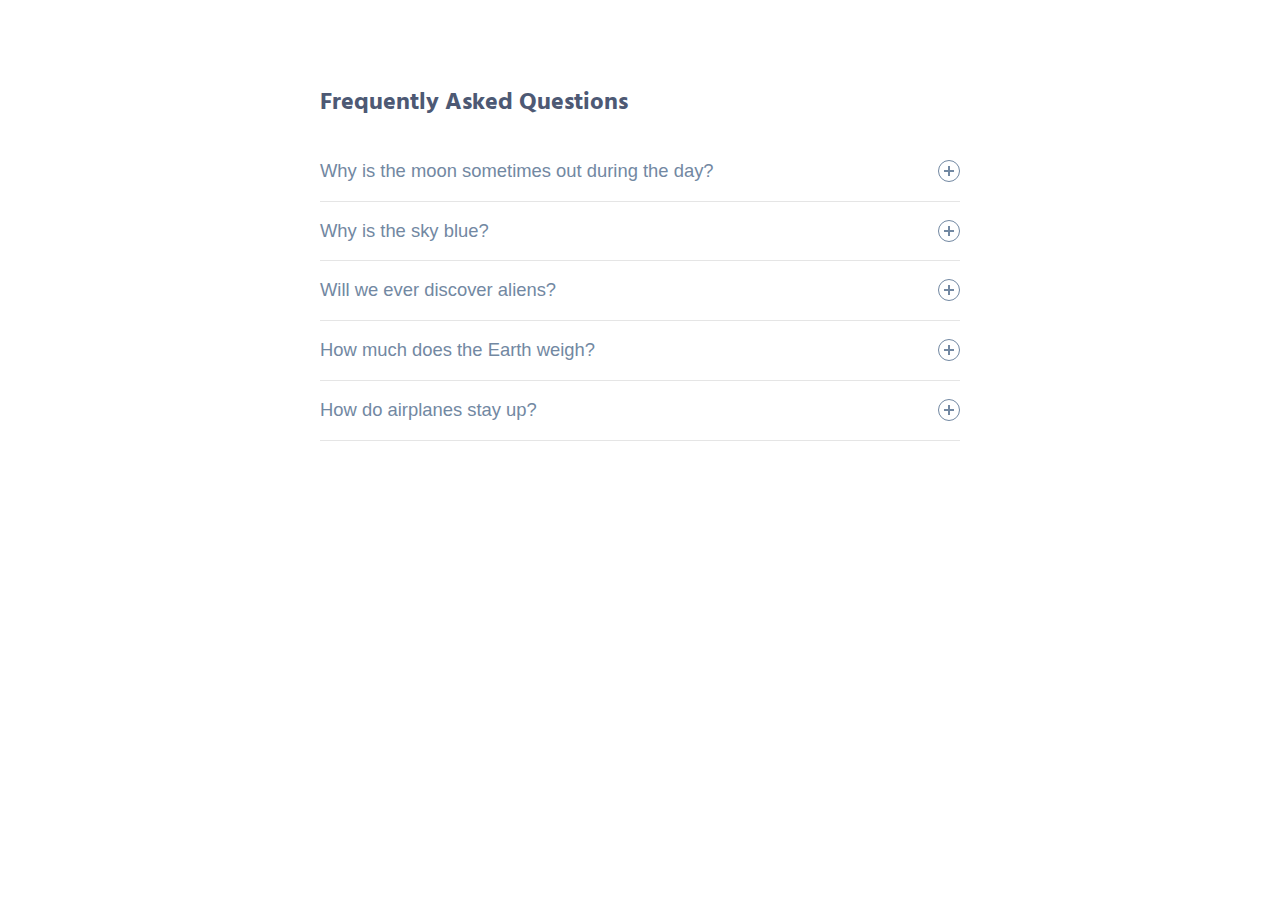
<file: ridma/FAQ.html>
<!DOCTYPE html>
<html lang="en">
  <head>
    <meta charset="UTF-8" />
    <meta http-equiv="X-UA-Compatible" content="IE=edge" />
    <meta name="viewport" content="width=device-width, initial-scale=1.0" />
    <title>FAQ</title>
    <link rel="stylesheet" href="css/FAQstyle.css" />
  </head>
  <body>
    <div class="container">
      <h2>Frequently Asked Questions</h2>
      <div class="accordion">
        <div class="accordion-item">
          <button id="accordion-button-1" aria-expanded="false">
            <span class="accordion-title">Why is the moon sometimes out during the day?</span>
            <span class="icon" aria-hidden="true"></span>
          </button>
          <div class="accordion-content">
            <p>
              Lorem ipsum dolor sit amet, consectetur adipiscing elit, sed do eiusmod tempor
              incididunt ut labore et dolore magna aliqua. Elementum sagittis vitae et leo duis ut.
              Ut tortor pretium viverra suspendisse potenti.
            </p>
          </div>
        </div>
        <div class="accordion-item">
          <button id="accordion-button-2" aria-expanded="false">
            <span class="accordion-title">Why is the sky blue?</span>
            <span class="icon" aria-hidden="true"></span>
          </button>
          <div class="accordion-content">
            <p>
              Lorem ipsum dolor sit amet, consectetur adipiscing elit, sed do eiusmod tempor
              incididunt ut labore et dolore magna aliqua. Elementum sagittis vitae et leo duis ut.
              Ut tortor pretium viverra suspendisse potenti.
            </p>
          </div>
        </div>
        <div class="accordion-item">
          <button id="accordion-button-3" aria-expanded="false">
            <span class="accordion-title">Will we ever discover aliens?</span>
            <span class="icon" aria-hidden="true"></span>
          </button>
          <div class="accordion-content">
            <p>
              Lorem ipsum dolor sit amet, consectetur adipiscing elit, sed do eiusmod tempor
              incididunt ut labore et dolore magna aliqua. Elementum sagittis vitae et leo duis ut.
              Ut tortor pretium viverra suspendisse potenti.
            </p>
          </div>
        </div>
        <div class="accordion-item">
          <button id="accordion-button-4" aria-expanded="false">
            <span class="accordion-title">How much does the Earth weigh?</span>
            <span class="icon" aria-hidden="true"></span>
          </button>
          <div class="accordion-content">
            <p>
              Lorem ipsum dolor sit amet, consectetur adipiscing elit, sed do eiusmod tempor
              incididunt ut labore et dolore magna aliqua. Elementum sagittis vitae et leo duis ut.
              Ut tortor pretium viverra suspendisse potenti.
            </p>
          </div>
        </div>
        <div class="accordion-item">
          <button id="accordion-button-5" aria-expanded="false">
            <span class="accordion-title">How do airplanes stay up?</span>
            <span class="icon" aria-hidden="true"></span>
          </button>
          <div class="accordion-content">
            <p>
              Lorem ipsum dolor sit amet, consectetur adipiscing elit, sed do eiusmod tempor
              incididunt ut labore et dolore magna aliqua. Elementum sagittis vitae et leo duis ut.
              Ut tortor pretium viverra suspendisse potenti.
            </p>
          </div>
        </div>
      </div>
    </div>
    <script src="js/FAQscript.js"></script>
  </body>
</html>
</file>
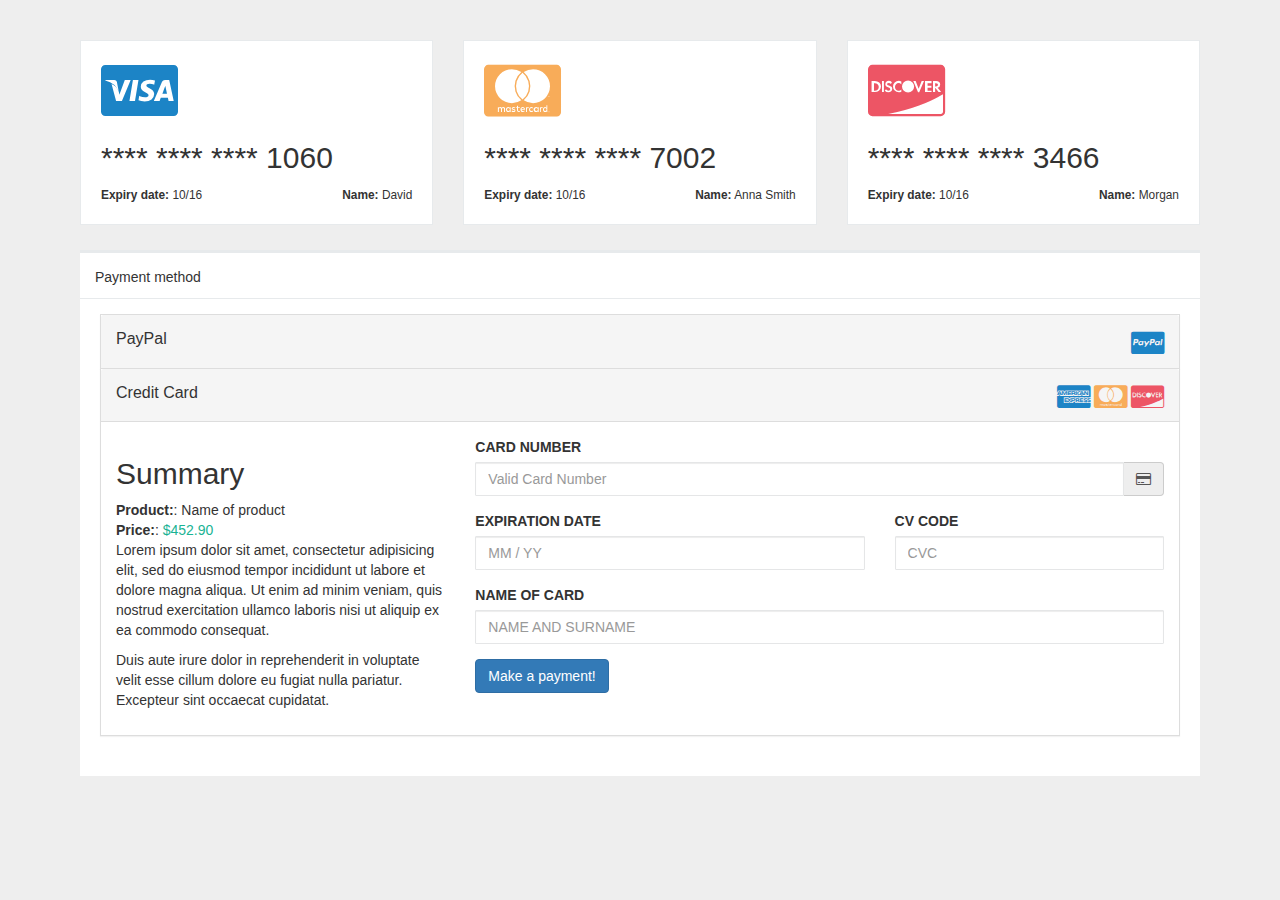
<file: ridma/payhere.html>
<!DOCTYPE html>
<html lang="en">
<head>
<meta charset="utf-8">


<title>payment credit card form - Bootdey.com</title>
<meta name="viewport" content="width=device-width, initial-scale=1">
<link href="https://netdna.bootstrapcdn.com/bootstrap/3.3.6/css/bootstrap.min.css" rel="stylesheet">
<style type="text/css">
    	body{margin-top:20px;
background:#eee;
}

/* WRAPPERS */
#wrapper {
  width: 100%;
  overflow-x: hidden;
}
.wrapper {
  padding: 0 20px;
}
.wrapper-content {
  padding: 20px 10px 40px;
}
#page-wrapper {
  padding: 0 15px;
  min-height: 568px;
  position: relative !important;
}
@media (min-width: 768px) {
  #page-wrapper {
    position: inherit;
    margin: 0 0 0 240px;
    min-height: 2002px;
  }
}

/* Payments */
.payment-card {
  background: #ffffff;
  padding: 20px;
  margin-bottom: 25px;
  border: 1px solid #e7eaec;
}
.payment-icon-big {
  font-size: 60px;
  color: #d1dade;
}
.payments-method.panel-group .panel + .panel {
  margin-top: -1px;
}
.payments-method .panel-heading {
  padding: 15px;
}
.payments-method .panel {
  border-radius: 0;
}
.payments-method .panel-heading h5 {
  margin-bottom: 5px;
}
.payments-method .panel-heading i {
  font-size: 26px;
}

.payment-icon-big {
    font-size: 60px !important;
    color: #d1dade;
}

.form-control,
.single-line {
  background-color: #FFFFFF;
  background-image: none;
  border: 1px solid #e5e6e7;
  border-radius: 1px;
  color: inherit;
  display: block;
  padding: 6px 12px;
  transition: border-color 0.15s ease-in-out 0s, box-shadow 0.15s ease-in-out 0s;
  width: 100%;
  font-size: 14px;
}
.text-navy {
    color: #1ab394;
}
.text-success {
    color: #1c84c6;
}
.text-warning {
    color: #f8ac59;
}
.ibox {
  clear: both;
  margin-bottom: 25px;
  margin-top: 0;
  padding: 0;
}
.ibox.collapsed .ibox-content {
  display: none;
}
.ibox.collapsed .fa.fa-chevron-up:before {
  content: "\f078";
}
.ibox.collapsed .fa.fa-chevron-down:before {
  content: "\f077";
}
.ibox:after,
.ibox:before {
  display: table;
}
.ibox-title {
  -moz-border-bottom-colors: none;
  -moz-border-left-colors: none;
  -moz-border-right-colors: none;
  -moz-border-top-colors: none;
  background-color: #ffffff;
  border-color: #e7eaec;
  border-image: none;
  border-style: solid solid none;
  border-width: 3px 0 0;
  color: inherit;
  margin-bottom: 0;
  padding: 14px 15px 7px;
  min-height: 48px;
}
.ibox-content {
  background-color: #ffffff;
  color: inherit;
  padding: 15px 20px 20px 20px;
  border-color: #e7eaec;
  border-image: none;
  border-style: solid solid none;
  border-width: 1px 0;
}
.ibox-footer {
  color: inherit;
  border-top: 1px solid #e7eaec;
  font-size: 90%;
  background: #ffffff;
  padding: 10px 15px;
}
.text-danger {
    color: #ed5565;
}
    </style>
</head>
<body>
<link href="https://maxcdn.bootstrapcdn.com/font-awesome/4.3.0/css/font-awesome.min.css" rel="stylesheet">
<div class="container">
<div class="wrapper wrapper-content animated fadeInRight">
<div class="row">
<div class="col-md-4">
<div class="payment-card">
<i class="fa fa-cc-visa payment-icon-big text-success"></i>
<h2>
**** **** **** 1060
</h2>
<div class="row">
<div class="col-sm-6">
<small>
<strong>Expiry date:</strong> 10/16
</small>
</div>
<div class="col-sm-6 text-right">
<small>
<strong>Name:</strong> David
</small>
</div>
</div>
</div>
</div>
<div class="col-md-4">
<div class="payment-card">
<i class="fa fa-cc-mastercard payment-icon-big text-warning"></i>
<h2>
**** **** **** 7002
</h2>
<div class="row">
<div class="col-sm-6">
<small>
<strong>Expiry date:</strong> 10/16
</small>
</div>
<div class="col-sm-6 text-right">
<small>
<strong>Name:</strong> Anna Smith
</small>
</div>
</div>
</div>
</div>
<div class="col-md-4">
<div class="payment-card">
<i class="fa fa-cc-discover payment-icon-big text-danger"></i>
<h2>
**** **** **** 3466
</h2>
<div class="row">
<div class="col-sm-6">
<small>
<strong>Expiry date:</strong> 10/16
</small>
</div>
<div class="col-sm-6 text-right">
<small>
<strong>Name:</strong> Morgan
</small>
</div>
</div>
</div>
</div>
</div>
<div class="row">
<div class="col-lg-12">
<div class="ibox">
<div class="ibox-title">
Payment method
</div>
<div class="ibox-content">
<div class="panel-group payments-method" id="accordion">
<div class="panel panel-default">
<div class="panel-heading">
<div class="pull-right">
<i class="fa fa-cc-paypal text-success"></i>
</div>
<h5 class="panel-title">
<a data-toggle="collapse" data-parent="#accordion" href="#collapseOne">PayPal</a>
</h5>
</div>
<div id="collapseOne" class="panel-collapse collapse">
<div class="panel-body">
<div class="row">
<div class="col-md-10">
<h2>Summary</h2>
<strong>Product:</strong>: Name of product <br>
<strong>Price:</strong>: <span class="text-navy">$452.90</span>
<p class="m-t">
Lorem ipsum dolor sit amet, consectetur adipisicing elit, sed do
eiusmod tempor incididunt ut labore et dolore magna aliqua. Ut
enim ad minim veniam, quis nostrud exercitation ullamco laboris
nisi ut aliquip ex ea commodo consequat.
</p>
<a class="btn btn-success">
<i class="fa fa-cc-paypal">
Purchase via PayPal
</i>
</a>
</div>
</div>
</div>
</div>
</div>
<div class="panel panel-default">
<div class="panel-heading">
<div class="pull-right">
<i class="fa fa-cc-amex text-success"></i>
<i class="fa fa-cc-mastercard text-warning"></i>
<i class="fa fa-cc-discover text-danger"></i>
</div>
<h5 class="panel-title">
<a data-toggle="collapse" data-parent="#accordion" href="#collapseTwo">Credit Card</a>
</h5>
</div>
<div id="collapseTwo" class="panel-collapse collapse in">
<div class="panel-body">
<div class="row">
<div class="col-md-4">
<h2>Summary</h2>
<strong>Product:</strong>: Name of product <br>
<strong>Price:</strong>: <span class="text-navy">$452.90</span>
<p class="m-t">
Lorem ipsum dolor sit amet, consectetur adipisicing elit, sed do
eiusmod tempor incididunt ut labore et dolore magna aliqua. Ut
enim ad minim veniam, quis nostrud exercitation ullamco laboris
nisi ut aliquip ex ea commodo consequat.
</p>
<p>
Duis aute irure dolor
in reprehenderit in voluptate velit esse cillum dolore eu fugiat
nulla pariatur. Excepteur sint occaecat cupidatat.
</p>
</div>
<div class="col-md-8">
<form role="form" id="payment-form">
<div class="row">
<div class="col-xs-12">
<div class="form-group">
<label>CARD NUMBER</label>
<div class="input-group">
<input type="text" class="form-control" name="Number" placeholder="Valid Card Number" required>
<span class="input-group-addon"><i class="fa fa-credit-card"></i></span>
</div>
</div>
</div>
</div>
<div class="row">
<div class="col-xs-7 col-md-7">
<div class="form-group">
<label>EXPIRATION DATE</label>
<input type="text" class="form-control" name="Expiry" placeholder="MM / YY" required>
</div>
</div>
<div class="col-xs-5 col-md-5 pull-right">
<div class="form-group">
<label>CV CODE</label>
<input type="text" class="form-control" name="CVC" placeholder="CVC" required>
</div>
</div>
</div>
<div class="row">
<div class="col-xs-12">
<div class="form-group">
<label>NAME OF CARD</label>
<input type="text" class="form-control" name="nameCard" placeholder="NAME AND SURNAME">
</div>
</div>
</div>
<div class="row">
<div class="col-xs-12">
<button class="btn btn-primary" type="submit">Make a payment!</button>
</div>
</div>
</form>
</div>
</div>
</div>
</div>
</div>
</div>
</div>
</div>
</div>
</div>
</div>
</div>
<script src="https://code.jquery.com/jquery-1.10.2.min.js"></script>
<script src="https://netdna.bootstrapcdn.com/bootstrap/3.3.6/js/bootstrap.min.js"></script>
<script type="text/javascript">
	
</script>
</body>
</html>
</file>
<file: ridma/css/FAQstyle.css>
@import url('https://fonts.googleapis.com/css?family=Hind:300,400&display=swap');
* {
  box-sizing: border-box;
}
*::before,
*::after {
  box-sizing: border-box;
}
body {
  margin: 0;
  padding: 0;
  font-family: 'Hind', sans-serif;
  background: #fff;
  color: #4d5974;
  display: flex;
  min-height: 100vh;
}
.container {
  margin: 0 auto;
  padding: 4rem;
  width: 48rem;
}
.accordion .accordion-item {
  border-bottom: 1px solid #e5e5e5;
}
.accordion .accordion-item button[aria-expanded='true'] {
  border-bottom: 1px solid #03b5d2;
}
.accordion button {
  position: relative;
  display: block;
  text-align: left;
  width: 100%;
  padding: 1em 0;
  color: #7288a2;
  font-size: 1.15rem;
  font-weight: 400;
  border: none;
  background: none;
  outline: none;
}
.accordion button:hover,
.accordion button:focus {
  cursor: pointer;
  color: #03b5d2;
}
.accordion button:hover::after,
.accordion button:focus::after {
  cursor: pointer;
  color: #03b5d2;
  border: 1px solid #03b5d2;
}
.accordion button .accordion-title {
  padding: 1em 1.5em 1em 0;
}
.accordion button .icon {
  display: inline-block;
  position: absolute;
  top: 18px;
  right: 0;
  width: 22px;
  height: 22px;
  border: 1px solid;
  border-radius: 22px;
}
.accordion button .icon::before {
  display: block;
  position: absolute;
  content: '';
  top: 9px;
  left: 5px;
  width: 10px;
  height: 2px;
  background: currentColor;
}
.accordion button .icon::after {
  display: block;
  position: absolute;
  content: '';
  top: 5px;
  left: 9px;
  width: 2px;
  height: 10px;
  background: currentColor;
}
.accordion button[aria-expanded='true'] {
  color: #03b5d2;
}
.accordion button[aria-expanded='true'] .icon::after {
  width: 0;
}
.accordion button[aria-expanded='true'] + .accordion-content {
  opacity: 1;
  max-height: 9em;
  transition: all 200ms linear;
  will-change: opacity, max-height;
}
.accordion .accordion-content {
  opacity: 0;
  max-height: 0;
  overflow: hidden;
  transition: opacity 200ms linear, max-height 200ms linear;
  will-change: opacity, max-height;
}
.accordion .accordion-content p {
  font-size: 1rem;
  font-weight: 300;
  margin: 2em 0;
}
</file>
